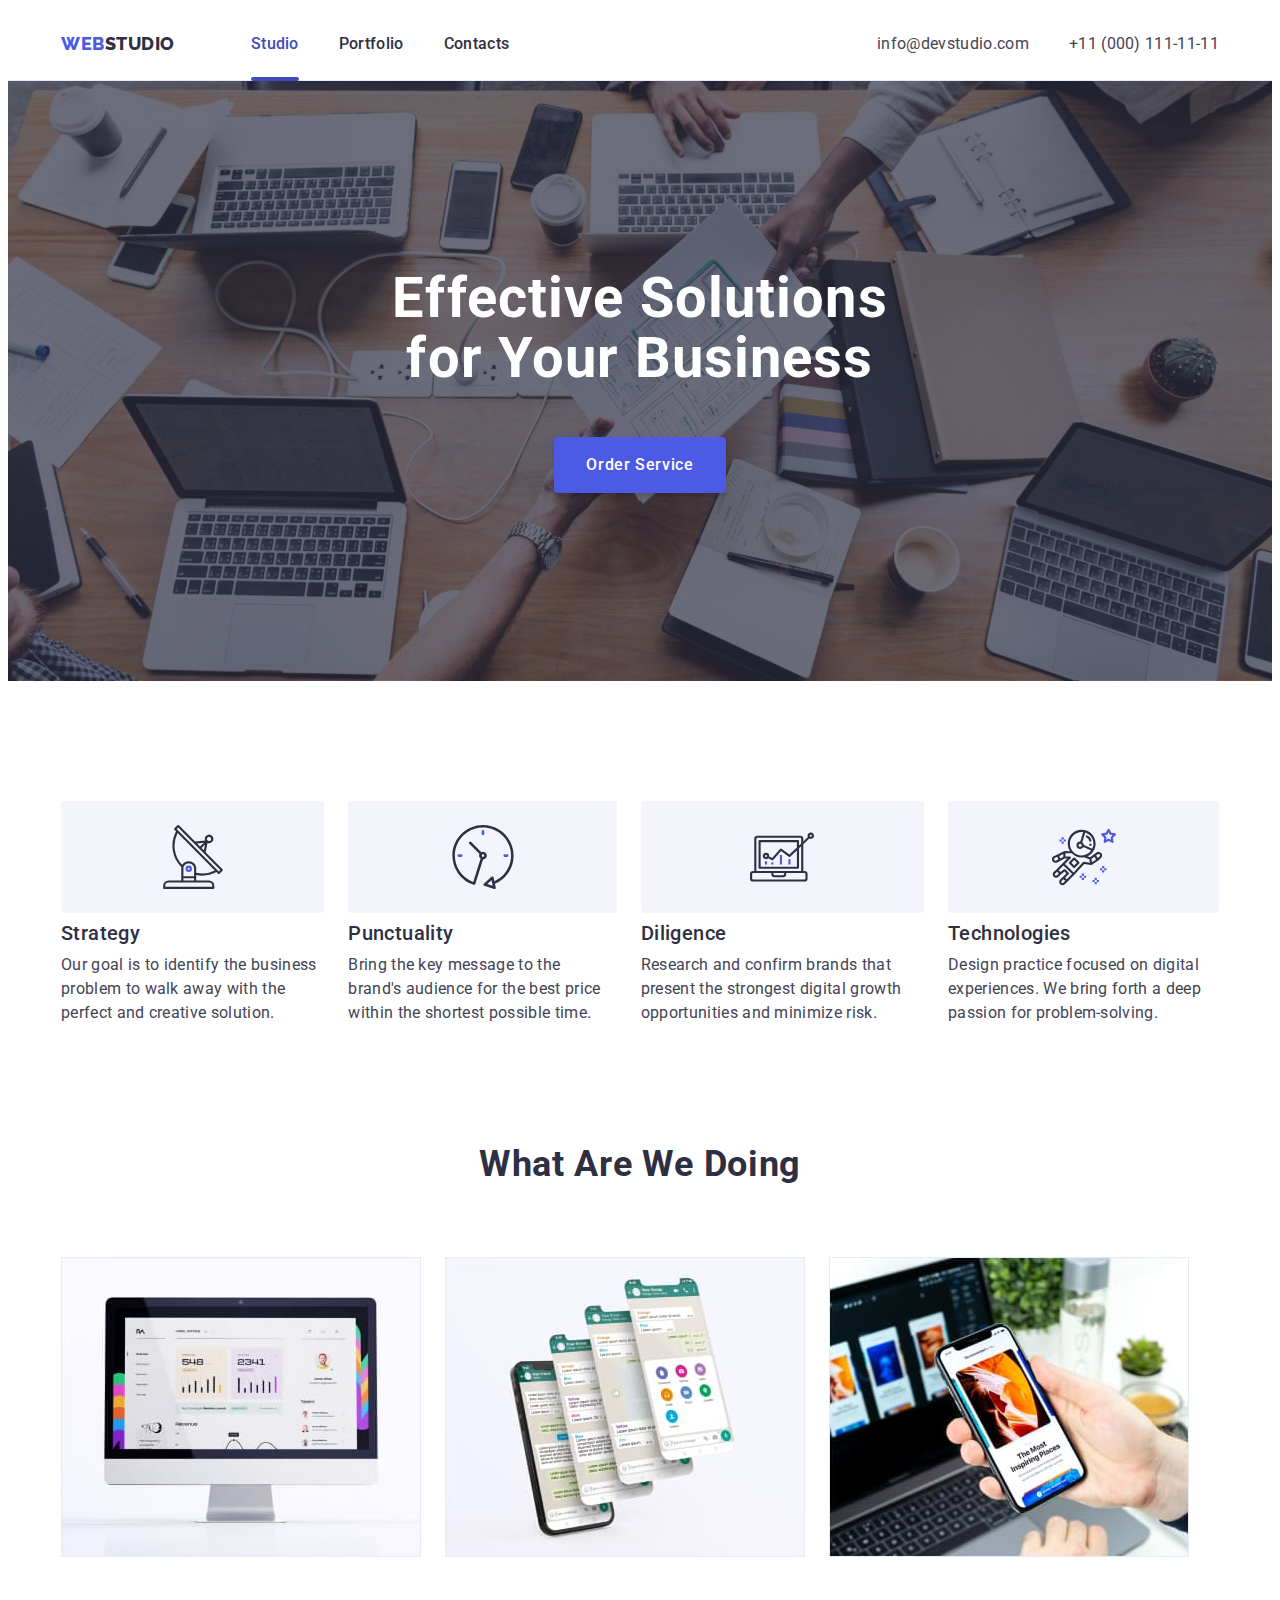
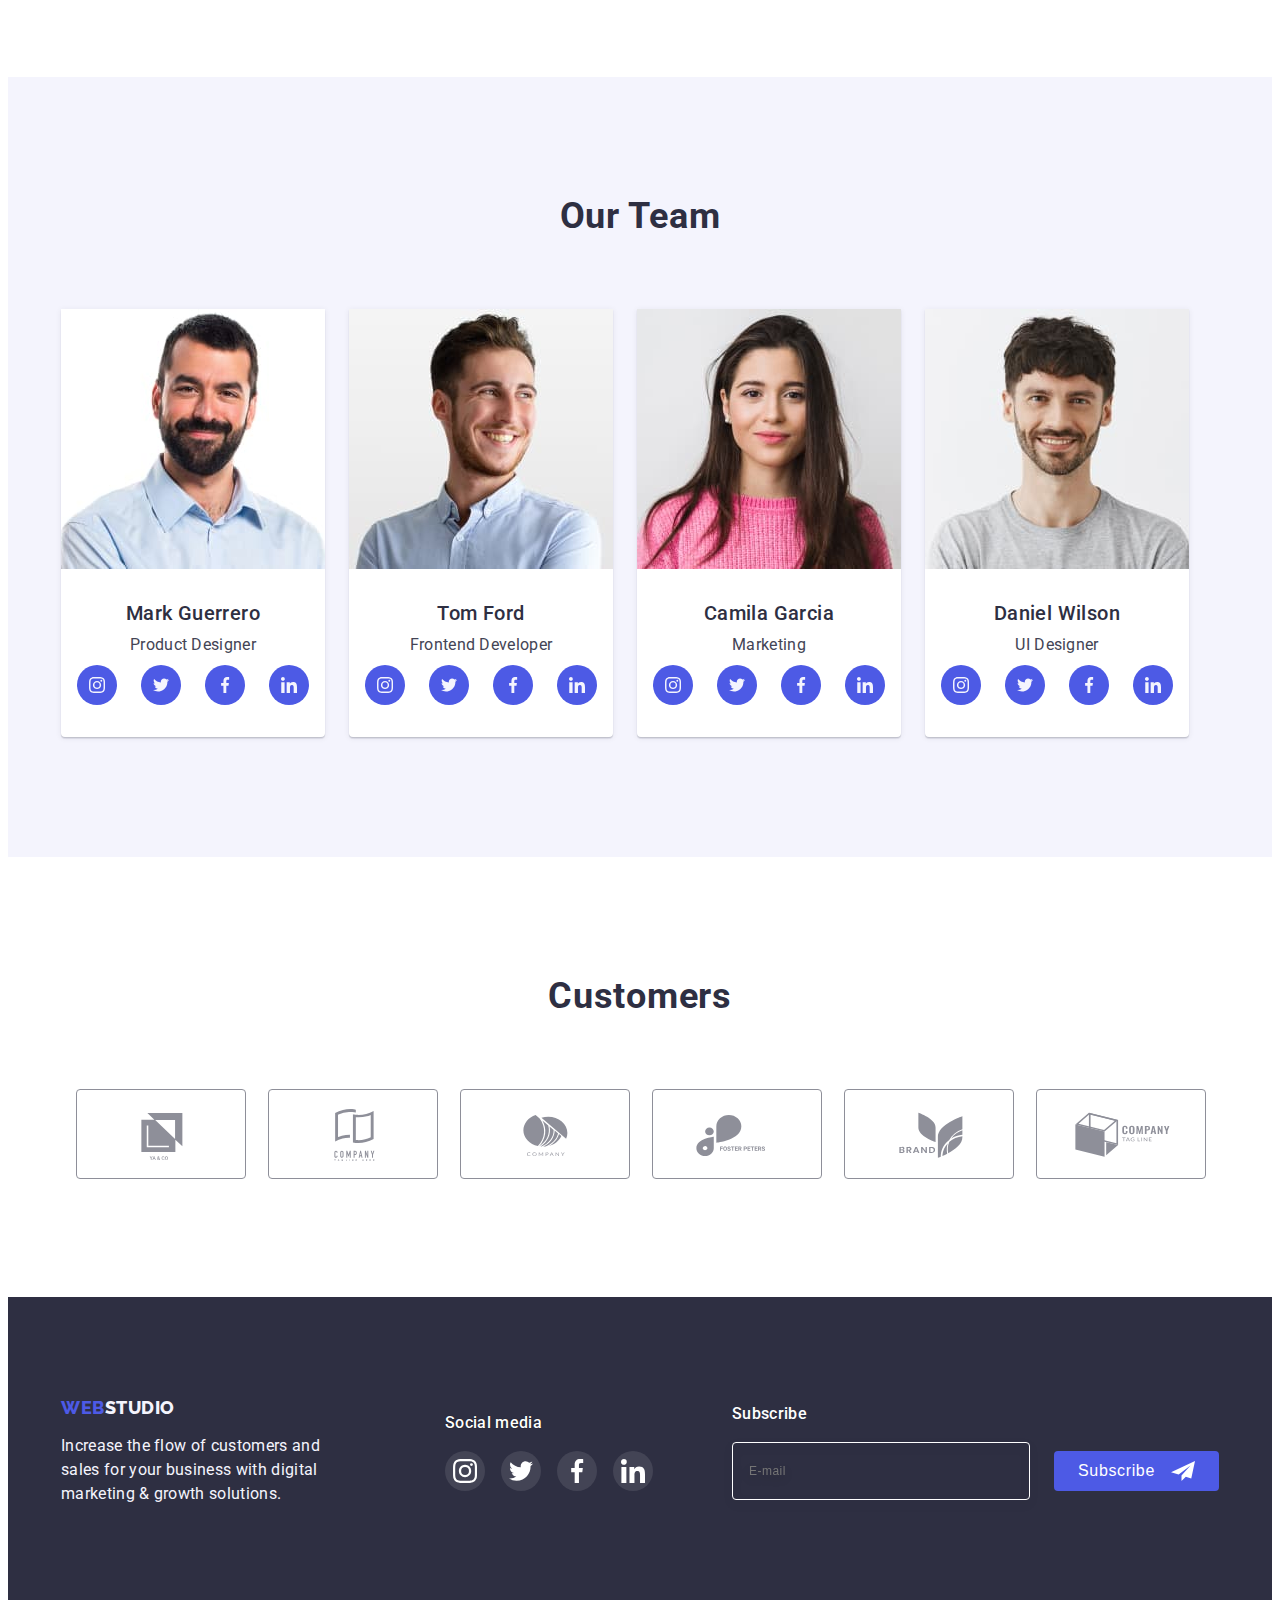
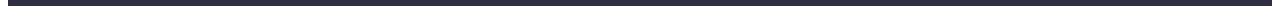
<file: index.html>
<!DOCTYPE html>
<html lang="en">
  <head>
    <meta charset="UTF-8" />
    <meta http-equiv="X-UA-Compatible" content="IE=edge" />
    <meta name="viewport" content="width=device-width, initial-scale=1.0" />
    <title>Webstudio</title>
    <link rel="preconnect" href="https://fonts.googleapis.com" />
    <link rel="preconnect" href="https://fonts.gstatic.com" crossorigin />
    <link
      rel="stylesheet"
      href="https://cdnjs.cloudflare.com/ajax/libs/modern-normalize/1.1.0/modern-normalize.min.css"
      integrity="sha512-wpPYUAdjBVSE4KJnH1VR1HeZfpl1ub8YT/NKx4PuQ5NmX2tKuGu6U/JRp5y+Y8XG2tV+wKQpNHVUX03MfMFn9Q=="
      crossorigin="anonymous"
      referrerpolicy="no-referrer"
    />

    <link
      href="https://fonts.googleapis.com/css2?family=Raleway:wght@800&family=Roboto:wght@400;500;700;900&display=swap"
      rel="stylesheet"
    />

    <link rel="stylesheet" href="./css/styles.css" />
  </head>
  <body>
    <header class="header">
      <div class="container header-container">
        <nav class="nav">
          <a href="./index.html" class="link-logo link"
            >Web<span class="logo-header">Studio</span></a
          >
          <ul class="menu-nav list">
            <li>
              <a href="./index.html" class="nav-link link active-page"
                >Studio</a
              >
            </li>
            <li>
              <a href="./portfolio.html" class="nav-link link">Portfolio</a>
            </li>
            <li><a href="" class="nav-link link">Contacts</a></li>
          </ul>
        </nav>

        <address class="address">
          <ul class="list address-container">
            <li>
              <a href="mailto:info@devstudio.com" class="contacts link"
                >info@devstudio.com</a
              >
            </li>
            <li>
              <a href="tel:+110001111111" class="contacts link"
                >+11 (000) 111-11-11</a
              >
            </li>
          </ul>
        </address>
      </div>
    </header>

    <main>
      <section class="hero">
        <div class="container">
          <h1 class="hero-title">Effective Solutions for Your Business</h1>
          <button type="button" class="button" data-modal-open>
            Order Service
          </button>
        </div>
      </section>

      <section class="section">
        <div class="container">
          <h2 class="visually-hidden">feature</h2>
          <ul class="list feature-container">
            <li class="feature-list">
              <div class="feature-icon-container">
                <svg class="feature-icon" width="64px" height="64px">
                  <use href="./images/icons.svg#icon-antenna"></use>
                </svg>
              </div>
              <h3 class="feature-title">Strategy</h3>
              <p class="feature-text">
                Our goal is to identify the business problem to walk away with
                the perfect and creative solution.
              </p>
            </li>
            <li class="feature-list">
              <div class="feature-icon-container">
                <svg class="feature-icon" width="64px" height="64px">
                  <use href="./images/icons.svg#icon-clock"></use>
                </svg>
              </div>
              <h3 class="feature-title">Punctuality</h3>
              <p class="feature-text">
                Bring the key message to the brand's audience for the best price
                within the shortest possible time.
              </p>
            </li>
            <li class="feature-list">
              <div class="feature-icon-container">
                <svg class="feature-icon" width="64px" height="64px">
                  <use href="./images/icons.svg#icon-diagram"></use>
                </svg>
              </div>
              <h3 class="feature-title">Diligence</h3>
              <p class="feature-text">
                Research and confirm brands that present the strongest digital
                growth opportunities and minimize risk.
              </p>
            </li>
            <li class="feature-list">
              <div class="feature-icon-container">
                <svg class="feature-icon" width="64px" height="64px">
                  <use href="./images/icons.svg#icon-astronaut"></use>
                </svg>
              </div>
              <h3 class="feature-title">Technologies</h3>
              <p class="feature-text">
                Design practice focused on digital experiences. We bring forth a
                deep passion for problem-solving.
              </p>
            </li>
          </ul>
        </div>
      </section>

      <section class="section section-work">
        <div class="container">
          <h2 class="work-title">What are we doing</h2>

          <ul class="list work-container">
            <li>
              <img
                src="./images/doing1.jpg"
                alt="Our projects"
                width="360"
                height="300"
              />
            </li>
            <li>
              <img
                src="./images/doing2.jpg"
                alt="Our projects"
                width="360"
                height="300"
              />
            </li>
            <li>
              <img
                src="./images/doing3.jpg"
                alt="Our projects"
                width="360"
                height="300"
              />
            </li>
          </ul>
        </div>
      </section>

      <section class="team section">
        <div class="container">
          <h2 class="team-title">Our Team</h2>

          <ul class="list card-container">
            <li class="card">
              <img
                src="./images/mark.jpg"
                alt="Mark Guerrero"
                width="264"
                height="260"
              />
              <div class="card-content">
                <h3 class="team-names">Mark Guerrero</h3>
                <p class="team-position">Product Designer</p>
                <ul class="team-cos-list list">
                  <li class="team-soc-item">
                    <a href="" class="team-soc-link link">
                      <svg class="team-soc-icon" width="16px" height="16px">
                        <use href="./images/icons.svg#icon-instagram"></use>
                      </svg>
                    </a>
                  </li>
                  <li class="team-soc-item">
                    <a href="" class="team-soc-link link">
                      <svg class="team-soc-icon" width="16px" height="16px">
                        <use href="./images/icons.svg#icon-twitter"></use>
                      </svg>
                    </a>
                  </li>
                  <li class="team-soc-item">
                    <a href="" class="team-soc-link link">
                      <svg class="team-soc-icon" width="16px" height="16px">
                        <use href="./images/icons.svg#icon-facebook"></use>
                      </svg>
                    </a>
                  </li>
                  <li class="team-soc-item">
                    <a href="" class="team-soc-link link">
                      <svg class="team-soc-icon" width="16px" height="16px">
                        <use href="./images/icons.svg#icon-linkedin"></use>
                      </svg>
                    </a>
                  </li>
                </ul>
              </div>
            </li>
            <li class="card">
              <img
                src="./images/tom.jpg"
                alt="Tom Ford"
                width="264"
                height="260"
              />
              <div class="card-content">
                <h3 class="team-names">Tom Ford</h3>
                <p class="team-position">Frontend Developer</p>
                <ul class="team-cos-list list">
                  <li class="team-soc-item">
                    <a href="" class="team-soc-link link">
                      <svg class="team-soc-icon" width="16px" height="16px">
                        <use href="./images/icons.svg#icon-instagram"></use>
                      </svg>
                    </a>
                  </li>
                  <li class="team-soc-item">
                    <a href="" class="team-soc-link link">
                      <svg class="team-soc-icon" width="16px" height="16px">
                        <use href="./images/icons.svg#icon-twitter"></use>
                      </svg>
                    </a>
                  </li>
                  <li class="team-soc-item">
                    <a href="" class="team-soc-link link">
                      <svg class="team-soc-icon" width="16px" height="16px">
                        <use href="./images/icons.svg#icon-facebook"></use>
                      </svg>
                    </a>
                  </li>
                  <li class="team-soc-item">
                    <a href="" class="team-soc-link link">
                      <svg class="team-soc-icon" width="16px" height="16px">
                        <use href="./images/icons.svg#icon-linkedin"></use>
                      </svg>
                    </a>
                  </li>
                </ul>
              </div>
            </li>
            <li class="card">
              <img
                src="./images/camila.jpg"
                alt="Camila Garcia"
                width="264"
                height="260"
              />
              <div class="card-content">
                <h3 class="team-names">Camila Garcia</h3>
                <p class="team-position">Marketing</p>
                <ul class="team-cos-list list">
                  <li class="team-soc-item">
                    <a href="" class="team-soc-link link">
                      <svg class="team-soc-icon" width="16px" height="16px">
                        <use href="./images/icons.svg#icon-instagram"></use>
                      </svg>
                    </a>
                  </li>
                  <li class="team-soc-item">
                    <a href="" class="team-soc-link link">
                      <svg class="team-soc-icon" width="16px" height="16px">
                        <use href="./images/icons.svg#icon-twitter"></use>
                      </svg>
                    </a>
                  </li>
                  <li class="team-soc-item">
                    <a href="" class="team-soc-link link">
                      <svg class="team-soc-icon" width="16px" height="16px">
                        <use href="./images/icons.svg#icon-facebook"></use>
                      </svg>
                    </a>
                  </li>
                  <li class="team-soc-item">
                    <a href="" class="team-soc-link link">
                      <svg class="team-soc-icon" width="16px" height="16px">
                        <use href="./images/icons.svg#icon-linkedin"></use>
                      </svg>
                    </a>
                  </li>
                </ul>
              </div>
            </li>
            <li class="card">
              <img
                src="./images/daniel.jpg"
                alt="Daniel Wilson"
                width="264"
                height="260"
              />
              <div class="card-content">
                <h3 class="team-names">Daniel Wilson</h3>
                <p class="team-position">UI Designer</p>
                <ul class="team-cos-list list">
                  <li class="team-soc-item">
                    <a href="" class="team-soc-link link">
                      <svg class="team-soc-icon" width="16px" height="16px">
                        <use href="./images/icons.svg#icon-instagram"></use>
                      </svg>
                    </a>
                  </li>
                  <li class="team-soc-item">
                    <a href="" class="team-soc-link link">
                      <svg class="team-soc-icon" width="16px" height="16px">
                        <use href="./images/icons.svg#icon-twitter"></use>
                      </svg>
                    </a>
                  </li>
                  <li class="team-soc-item">
                    <a href="" class="team-soc-link link">
                      <svg class="team-soc-icon" width="16px" height="16px">
                        <use href="./images/icons.svg#icon-facebook"></use>
                      </svg>
                    </a>
                  </li>
                  <li class="team-soc-item">
                    <a href="" class="team-soc-link link">
                      <svg class="team-soc-icon" width="16px" height="16px">
                        <use href="./images/icons.svg#icon-linkedin"></use>
                      </svg>
                    </a>
                  </li>
                </ul>
              </div>
            </li>
          </ul>
        </div>
      </section>

      <section class="section">
        <div class="container">
          <h2 class="customers-title">Customers</h2>
          <ul class="customers-list list">
            <li class="customers-item">
              <a href="" class="customers-link link">
                <svg class="customers-icon" width="104px" height="56px">
                  <use href="./images/icons.svg#icon-logo-first"></use>
                </svg>
              </a>
            </li>
            <li class="customers-item">
              <a href="" class="customers-link link">
                <svg class="customers-icon" width="104px" height="56px">
                  <use href="./images/icons.svg#icon-logo-second"></use>
                </svg>
              </a>
            </li>
            <li class="customers-item">
              <a href="" class="customers-link link">
                <svg class="customers-icon" width="104px" height="56px">
                  <use href="./images/icons.svg#icon-logo-third"></use>
                </svg>
              </a>
            </li>
            <li class="customers-item">
              <a href="" class="customers-link link">
                <svg class="customers-icon" width="104px" height="56px">
                  <use href="./images/icons.svg#icon-Logo-four"></use>
                </svg>
              </a>
            </li>
            <li class="customers-item">
              <a href="" class="customers-link link">
                <svg class="customers-icon" width="104px" height="56px">
                  <use href="./images/icons.svg#icon-Logo-five"></use>
                </svg>
              </a>
            </li>
            <li class="customers-item">
              <a href="" class="customers-link link">
                <svg class="customers-icon" width="104px" height="56px">
                  <use href="./images/icons.svg#icon-Logo-six"></use>
                </svg>
              </a>
            </li>
          </ul>
        </div>
      </section>
    </main>

    <footer class="footer">
      <div class="container footer-flex">
        <div class="footer-info">
          <a href="./index.html" class="link-logo link"
            >Web<span class="footer-logo">Studio</span></a
          >
          <p class="footer-text">
            Increase the flow of customers and sales for your business with
            digital marketing & growth solutions.
          </p>
        </div>

        <div class="footer-soc">
          <h3 class="footer-soc-text">Social media</h3>
          <ul class="footer-soc-list list">
            <li class="footer-soc-item">
              <a href="" class="footer-soc-link link">
                <svg class="footer-soc-icon" width="24px" height="24px">
                  <use href="./images/icons.svg#icon-instagram"></use>
                </svg>
              </a>
            </li>
            <li class="footer-soc-item">
              <a href="" class="footer-soc-link link">
                <svg class="footer-soc-icon" width="24px" height="24px">
                  <use href="./images/icons.svg#icon-twitter"></use>
                </svg>
              </a>
            </li>
            <li class="footer-soc-item">
              <a href="" class="footer-soc-link link">
                <svg class="footer-soc-icon" width="24px" height="24px">
                  <use href="./images/icons.svg#icon-facebook"></use>
                </svg>
              </a>
            </li>
            <li class="footer-soc-item">
              <a href="" class="footer-soc-link link">
                <svg class="footer-soc-icon" width="24px" height="24px">
                  <use href="./images/icons.svg#icon-linkedin"></use>
                </svg>
              </a>
            </li>
          </ul>
        </div>

        <div class="footer-subscribe">
          <h3 class="footer-subscribe-title">Subscribe</h3>
          <form class="form-subscribe">
          <input
            type="text"
            name="user-subscribe"
            aria-lable="subscribe"
            class="input-subscribe"
            placeholder="E-mail"
          />
          <button type="submit" class="subscribe-btn">Subscribe
              <svg width="24px" height="24px" class="subscribe-icon">
                <use href="./images/icons.svg#icon-telegram"></use>
              </svg>
          </button>
          </form>
        </div>
      </div>
    </footer>

    <div class="backdrop is-hidden" data-modal>
      <div class="modal">
        <button type="button" class="close-modal-btn" data-modal-close>
          <svg class="close-modal-icon" width="8px" height="8px">
            <use href="./images/icons.svg#icon-close-back"></use>
          </svg>
        </button>

        <p class="modal-title">Leave your contacts and we will call you back</p>

        <form>
          <div>
            <lable for="user-name" class="input-text">Name</lable>
            <div class="input-wrap">
              <input
                type="text"
                name="user-name"
                id="user-name"
                class="modal-input"
              />
              <svg width="18px" height="18px" class="input-icon">
                <use
                  href="./images/icons.svg#icon-name"
                  class="icon-modal"
                ></use>
              </svg>
            </div>
          </div>
          <div>
            <lable for="user-tel" class="input-text">Phone</lable>
            <div class="input-wrap">
              <input
                type="tel"
                name="user-tel"
                id="user-tel"
                class="modal-input"
              />
              <svg width="18px" height="24px" class="input-icon">
                <use
                  href="./images/icons.svg#icon-phone"
                  class="icon-modal"
                ></use>
              </svg>
            </div>
          </div>
          <div>
            <lable for="user-email" class="input-text">Email</lable>
            <div class="input-wrap">
              <input
                type="email"
                name="user-email"
                id="user-email"
                class="modal-input"
              />
              <svg width="18px" height="24px" class="input-icon">
                <use
                  href="./images/icons.svg#icon-email"
                  class="icon-modal"
                ></use>
              </svg>
            </div>
          </div>

          <div>
            <lable for="user-text" class="input-text">Comment</lable>
            <textarea
              name="user-text"
              id="user-text"
              class="modal-textarea"
              placeholder="Text input"
            ></textarea>
          </div>

          <div class="policy-wrap">
            <input
              type="checkbox"
              id="modal-policy"
              class="input-check visually-hidden"
            />
            <label for="modal-policy" class="policy-text">
              <span class="checkbox-icon">
                <svg width="10px" height="8px">
                  <use href="./images/icons.svg#icon-click"></use>
                </svg>
              </span>
              I accept the terms and conditions of the
              <a href=""> Privacy Policy </a>
            </label>
          </div>

          <button type="submit" class="modal-btn">Send</button>
        </form>
      </div>
    </div>

    <script src="./js/modal.js"></script>
  </body>
</html>
</file>
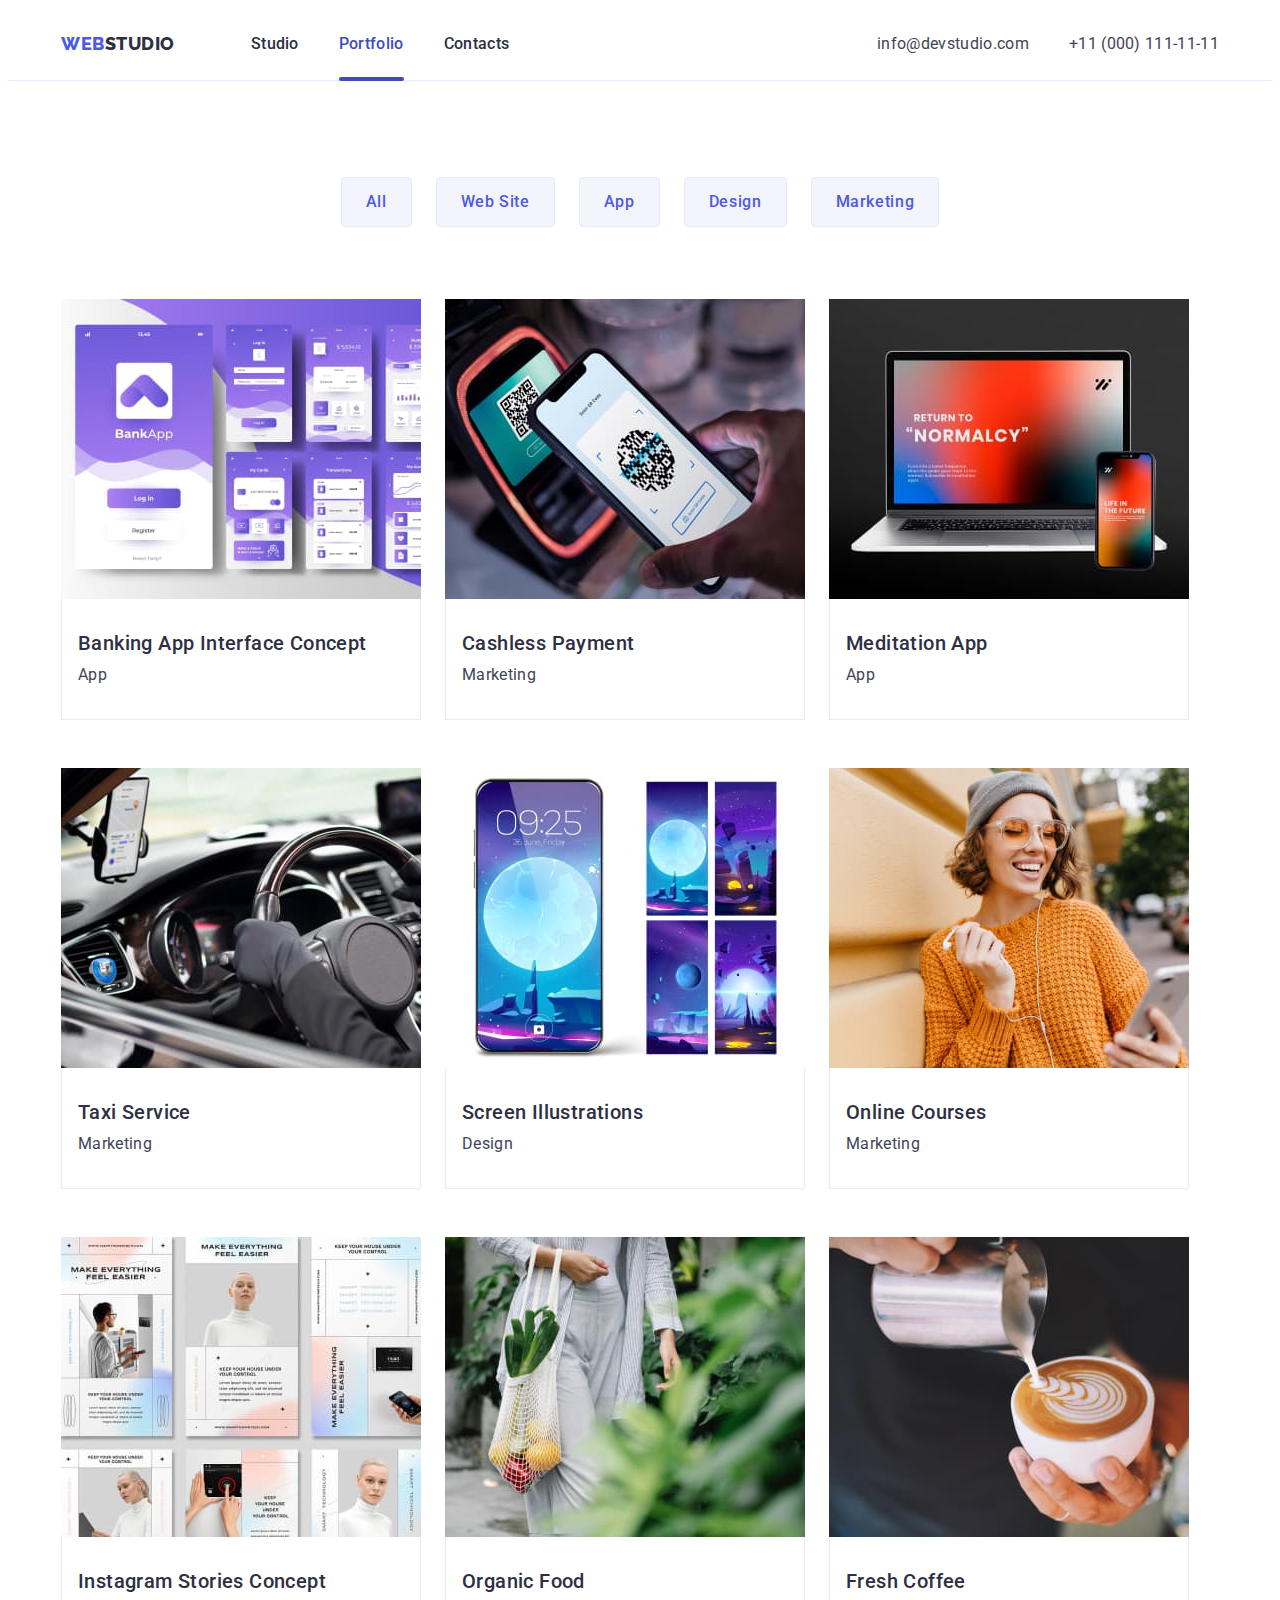
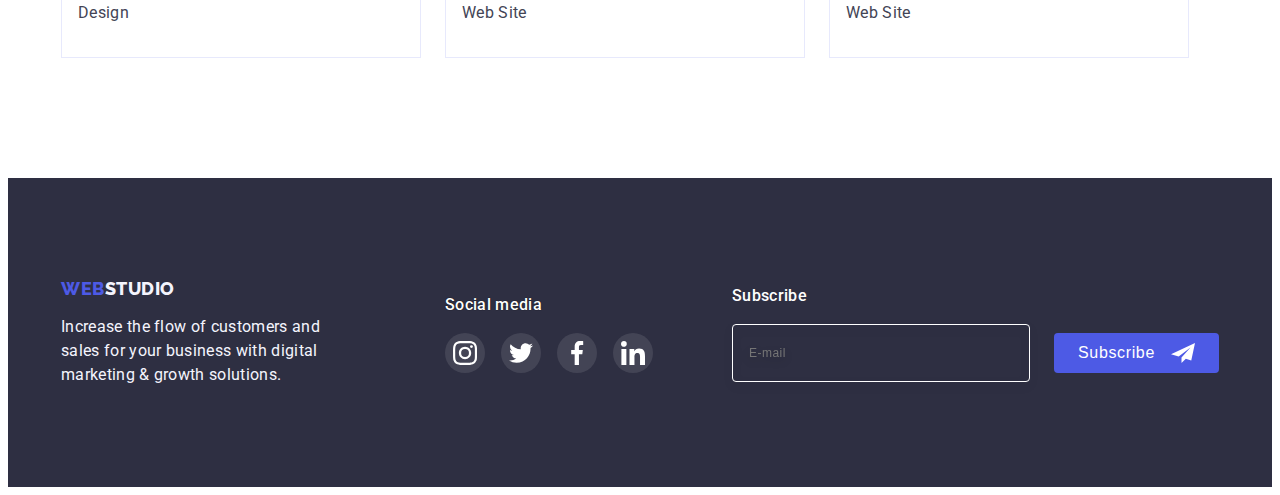
<file: portfolio.html>
<!DOCTYPE html>
<html lang="en">
  <head>
    <meta charset="UTF-8" />
    <meta http-equiv="X-UA-Compatible" content="IE=edge" />
    <meta name="viewport" content="width=device-width, initial-scale=1.0" />
    <title>Webstudio</title>
    <link rel="preconnect" href="https://fonts.googleapis.com" />
    <link rel="preconnect" href="https://fonts.gstatic.com" crossorigin />
    <link
      href="https://fonts.googleapis.com/css2?family=Raleway:wght@800&family=Roboto:wght@400;500;700;900&display=swap"
      rel="stylesheet"
    />
    <link
      rel="stylesheet"
      href="https://cdnjs.cloudflare.com/ajax/libs/modern-normalize/1.1.0/modern-normalize.min.css"
      integrity="sha512-wpPYUAdjBVSE4KJnH1VR1HeZfpl1ub8YT/NKx4PuQ5NmX2tKuGu6U/JRp5y+Y8XG2tV+wKQpNHVUX03MfMFn9Q=="
      crossorigin="anonymous"
      referrerpolicy="no-referrer"
    />

    <link rel="stylesheet" href="./css/styles.css" />
  </head>
  <body>
    <header class="header">
      <div class="container header-container">
        <nav class="nav">
          <a href="./index.html" class="link-logo link"
            >Web<span class="logo-header">Studio</span></a
          >
          <ul class="menu-nav list">
            <li><a href="./index.html" class="nav-link link">Studio</a></li>
            <li>
              <a href="./portfolio.html" class="nav-link link active-page"
                >Portfolio</a
              >
            </li>
            <li><a href="" class="nav-link link">Contacts</a></li>
          </ul>
        </nav>

        <address class="address">
          <ul class="list address-container">
            <li>
              <a href="mailto:info@devstudio.com" class="contacts link"
                >info@devstudio.com</a
              >
            </li>
            <li>
              <a href="tel:+110001111111" class="contacts link"
                >+11 (000) 111-11-11</a
              >
            </li>
          </ul>
        </address>
      </div>
    </header>

    <main>
      <section class="section section-filters">
        <div class="container">
          <h1 class="visually-hidden">Cards</h1>
          <ul class="list button-container">
            <li><button type="button" class="filters-button">All</button></li>
            <li>
              <button type="button" class="filters-button">Web Site</button>
            </li>
            <li><button type="button" class="filters-button">App</button></li>
            <li>
              <button type="button" class="filters-button">Design</button>
            </li>
            <li>
              <button type="button" class="filters-button">Marketing</button>
            </li>
          </ul>

          <ul class="list our-work-list">
            <li class="our-work-item">
              <a href="" class="our-work-link link">
                <div class="overlay">
                <img
                  src="./images/banking.jpg"
                  alt="banking"
                  width="360"
                  height="300"
                />
                <p class="overlay-text">
                  14 Stylish and User-Friendly App Design Concepts · Task
                  Manager App · Calorie Tracker App · Exotic Fruit Ecommerce App
                  · Cloud Storage App
                </p>
                </div>

                <div class="our-work-content">
                  <h2 class="cards-title">Banking App Interface Concept</h2>
                  <p class="cards-filter">App</p>
                </div>
              </a>
            </li>
            <li class="our-work-item">
              <a href="" class="our-work-link link">
                <div class="overlay">
                <img
                  src="./images/cashless.jpg"
                  alt="cashless"
                  width="360"
                  height="300"
                />
                <p class="overlay-text">
                  14 Stylish and User-Friendly App Design Concepts · Task
                  Manager App · Calorie Tracker App · Exotic Fruit Ecommerce App
                  · Cloud Storage App
                </p>
                </div>

                <div class="our-work-content">
                  <h2 class="cards-title">Cashless Payment</h2>
                  <p class="cards-filter">Marketing</p>
                </div>
              </a>
            </li>
            <li class="our-work-item">
              <a href="" class="our-work-link link">
                <div class="overlay">
                <img
                  src="./images/meditation.jpg"
                  alt="meditation"
                  width="360"
                  height="300"
                />
                <p class="overlay-text">
                  14 Stylish and User-Friendly App Design Concepts · Task
                  Manager App · Calorie Tracker App · Exotic Fruit Ecommerce App
                  · Cloud Storage App
                </p>
                </div>

                <div class="our-work-content">
                  <h2 class="cards-title">Meditation App</h2>
                  <p class="cards-filter">App</p>
                </div>
              </a>
            </li>
            <li class="our-work-item">
              <a href="" class="our-work-link link">
                <div class="overlay">
                <img
                  src="./images/taxi.jpg"
                  alt="taxi"
                  width="360"
                  height="300"
                />
                <p class="overlay-text">
                  14 Stylish and User-Friendly App Design Concepts · Task
                  Manager App · Calorie Tracker App · Exotic Fruit Ecommerce App
                  · Cloud Storage App
                </p>
                </div>

                <div class="our-work-content">
                  <h2 class="cards-title">Taxi Service</h2>
                  <p class="cards-filter">Marketing</p>
                </div>
              </a>
            </li>
            <li class="our-work-item">
              <a href="" class="our-work-link link">
                <div class="overlay">
                <img
                  src="./images/screen.jpg"
                  alt="screen"
                  width="360"
                  height="300"
                />
                <p class="overlay-text">
                  14 Stylish and User-Friendly App Design Concepts · Task
                  Manager App · Calorie Tracker App · Exotic Fruit Ecommerce App
                  · Cloud Storage App
                </p>
                </div>

                <div class="our-work-content">
                  <h2 class="cards-title">Screen Illustrations</h2>
                  <p class="cards-filter">Design</p>
                </div>
              </a>
            </li>
            <li class="our-work-item">
              <a href="" class="our-work-link link">
                <div class="overlay">
                <img
                  src="./images/courses.jpg"
                  alt="courses"
                  width="360"
                  height="300"
                />
                <p class="overlay-text">
                  14 Stylish and User-Friendly App Design Concepts · Task
                  Manager App · Calorie Tracker App · Exotic Fruit Ecommerce App
                  · Cloud Storage App
                </p>
                </div>

                <div class="our-work-content">
                  <h2 class="cards-title">Online Courses</h2>
                  <p class="cards-filter">Marketing</p>
                </div>
              </a>
            </li>
            <li class="our-work-item">
              <a href="" class="our-work-link link">
                <div class="overlay">
                <img
                  src="./images/instagram.jpg"
                  alt="instagram"
                  width="360"
                  height="300"
                />
                <p class="overlay-text">
                  14 Stylish and User-Friendly App Design Concepts · Task
                  Manager App · Calorie Tracker App · Exotic Fruit Ecommerce App
                  · Cloud Storage App
                </p>
                </div>

                <div class="our-work-content">
                  <h2 class="cards-title">Instagram Stories Concept</h2>
                  <p class="cards-filter">Design</p>
                </div>
              </a>
            </li>
            <li class="our-work-item">
              <a href="" class="our-work-link link">
                <div class="overlay">
                <img
                  src="./images/food.jpg"
                  alt="food"
                  width="360"
                  height="300"
                />
                <p class="overlay-text">
                  14 Stylish and User-Friendly App Design Concepts · Task
                  Manager App · Calorie Tracker App · Exotic Fruit Ecommerce App
                  · Cloud Storage App
                </p>
                </div>

                <div class="our-work-content">
                  <h2 class="cards-title">Organic Food</h2>
                  <p class="cards-filter">Web Site</p>
                </div>
              </a>
            </li>
            <li class="our-work-item">
              <a href="" class="our-work-link link">
                <div class="overlay">
                <img
                  src="./images/coffee.jpg"
                  alt="coffee"
                  width="360"
                  height="300"
                />
                <p class="overlay-text">
                  14 Stylish and User-Friendly App Design Concepts · Task
                  Manager App · Calorie Tracker App · Exotic Fruit Ecommerce App
                  · Cloud Storage App
                </p>
                </div>

                <div class="our-work-content">
                  <h2 class="cards-title">Fresh Coffee</h2>
                  <p class="cards-filter">Web Site</p>
                </div>
              </a>
            </li>
          </ul>
        </div>
      </section>
    </main>

    <footer class="footer">
      <div class="container footer-flex">
        <div class="footer-info">
          <a href="./index.html" class="link-logo link"
            >Web<span class="footer-logo">Studio</span></a
          >
          <p class="footer-text">
            Increase the flow of customers and sales for your business with
            digital marketing & growth solutions.
          </p>
        </div>

        <div class="footer-soc">
          <h3 class="footer-soc-text">Social media</h3>
          <ul class="footer-soc-list list">
            <li class="footer-soc-item">
              <a href="" class="footer-soc-link link">
                <svg class="footer-soc-icon" width="24px" height="24px">
                  <use href="./images/icons.svg#icon-instagram"></use>
                </svg>
              </a>
            </li>
            <li class="footer-soc-item">
              <a href="" class="footer-soc-link link">
                <svg class="footer-soc-icon" width="24px" height="24px">
                  <use href="./images/icons.svg#icon-twitter"></use>
                </svg>
              </a>
            </li>
            <li class="footer-soc-item">
              <a href="" class="footer-soc-link link">
                <svg class="footer-soc-icon" width="24px" height="24px">
                  <use href="./images/icons.svg#icon-facebook"></use>
                </svg>
              </a>
            </li>
            <li class="footer-soc-item">
              <a href="" class="footer-soc-link link">
                <svg class="footer-soc-icon" width="24px" height="24px">
                  <use href="./images/icons.svg#icon-linkedin"></use>
                </svg>
              </a>
            </li>
          </ul>
        </div>

        <div class="footer-subscribe">
          <h3 class="footer-subscribe-title">Subscribe</h3>
          <form class="form-subscribe">
          <input
            type="text"
            name="user-subscribe"
            aria-lable="subscribe"
            class="input-subscribe"
            placeholder="E-mail"
          />
          <button type="submit" class="subscribe-btn">Subscribe
              <svg width="24px" height="24px" class="subscribe-icon">
                <use href="./images/icons.svg#icon-telegram"></use>
              </svg>
          </button>
          </form>
        </div>
      </div>
    </footer>
  </body>
</html>
</file>
<file: css/styles.css>
:root {
  --background-color: var(#ffffff);
  --logo-color: var(#4d5ae5);
  --title-nav-color: var(#2e2f42);
  --text-body: var(#434455);
}

.list {
  list-style: none;
}

.link {
  text-decoration: none;
}

p,
h1,
h2,
h3,
h4,
h5,
h6 {
  margin: 0;
}

ul {
  margin: 0;
  padding-left: 0;
}

img {
  display: block;
  max-width: 100%;
  height: auto;
}

.visually-hidden {
  position: absolute;
  width: 1px;
  height: 1px;
  margin: -1px;
  border: 0;
  padding: 0;
  white-space: nowrap;
  clip-path: inset(100%);
  clip: rect(0 0 0 0);
  overflow: hidden;
}

.container {
  width: 1158px;
  padding-right: 15px;
  padding-left: 15px;
  margin: 0 auto;
}

/*----------------------------------Studio-------------------------------------------*/

body {
  font-family: "Roboto", sans-serif;
  background-color: #ffffff;
  color: #434455;
}

.section {
  padding-top: 120px;
  padding-bottom: 120px;
}

/*Header*/

.header {
  border-bottom: 1px solid #e7e9fc;
}

.header-container {
  display: flex;
  align-items: center;
}

.nav {
  display: flex;
}

.link-logo {
  font-family: "Raleway", sans-serif;
  font-weight: 800;
  font-size: 18px;
  line-height: 1.17;
  display: flex;
  align-items: center;
  letter-spacing: 0.03em;
  text-transform: uppercase;
  color: #4d5ae5;
}

.logo-header {
  color: #2e2f42;
}

.menu-nav {
  display: flex;
  gap: 40px;
  margin-left: 76px;
}

.nav-link {
  display: block;
  padding-top: 24px;
  padding-bottom: 24px;

  position: relative;

  transition-property: color, background-color;
  transition-duration: 250ms;
  transition-timing-function: cubic-bezier(0.4, 0, 0.2, 1);

  font-weight: 500;
  font-size: 16px;
  line-height: 1.5;
  letter-spacing: 0.02em;
  color: #2e2f42;
}

.nav-link::after {
  content: "";
  display: block;

  transition-property: background-color;
  transition-duration: 250ms;
  transition-timing-function: cubic-bezier(0.4, 0, 0.2, 1);

  position: absolute;

  width: 100%;
  height: 4px;
  border-radius: 2px;
  bottom: -1px;
  background-color: transparent;
}

.nav-link:hover::after,
.nav-link:focus::after {
  background-color: #404bbf;
}

.nav-link:hover,
.nav-link:focus {
  color: #404bbf;
}

.active-page {
  color: #404bbf;
}

.active-page::after {
  content: "";
  display: block;

  position: absolute;

  width: 100%;
  height: 4px;
  border-radius: 2px;
  bottom: -1px;
  background-color: #404bbf;
}

.contacts {
  padding-top: 24px;
  padding-bottom: 24px;

  transition-property: color;
  transition-duration: 250ms;
  transition-timing-function: cubic-bezier(0.4, 0, 0.2, 1);

  font-size: 16px;
  line-height: 1.5;
  letter-spacing: 0.02em;
  color: #434455;
}

.contacts:hover,
.contacts:focus {
  color: #404bbf;
}

.address {
  font-style: normal;
  margin-left: auto;
}

.address-container {
  display: flex;
  gap: 40px;
}

/*Main content*/
/*Section 1*/
.hero {
  padding-top: 188px;
  padding-bottom: 188px;
  text-align: center;
  margin-left: auto;
  margin-right: auto;
  background-color: #2e2f42;
  background-image: linear-gradient(
      rgba(46, 47, 66, 0.7),
      rgba(46, 47, 66, 0.7)
    ),
    url(../images/people-office.jpg);
  max-width: 1440px;
  background-repeat: no-repeat;
  background-size: cover;
  background-position: center;
}

.hero-title {
  margin-right: auto;
  margin-left: auto;
  margin-bottom: 48px;
  width: 496px;
  font-size: 56px;
  line-height: 1.07;
  text-align: center;
  letter-spacing: 0.02em;
  color: #ffffff;
}

.button {
  display: inline-block;
  padding: 16px 32px;

  transition-property: background-color;
  transition-duration: 250ms;
  transition-timing-function: cubic-bezier(0.4, 0, 0.2, 1);

  font-family: "Roboto", sans-serif;
  font-weight: 500;
  font-size: 16px;
  line-height: 1.5;
  letter-spacing: 0.04em;
  color: #ffffff;
  background-color: #4d5ae5;
  cursor: pointer;
  box-shadow: 0px 4px 4px rgba(0, 0, 0, 0.15);
  border-radius: 4px;
  border: transparent;
}

.button:hover,
.button:focus {
  background-color: #404bbf;
}

/*Section 2*/

.feature-container {
  display: flex;
  gap: 24px;
}

.feature-list {
  flex-basis: calc((100%-24 * 3) / 4);
}

.feature-icon-container {
  display: flex;
  align-items: center;
  justify-content: center;
  background: #f4f4fd;
  border-radius: 4px;
  width: 100%;
  height: 112px;
  margin-bottom: 8px;
}

.feature-icon {
}

.feature-title {
  margin-bottom: 8px;
  font-weight: 500;
  font-size: 20px;
  line-height: 1.2;
  letter-spacing: 0.02em;
  color: #2e2f42;
}

.feature-text {
  font-size: 16px;
  line-height: 1.5;
  letter-spacing: 0.02em;
}

/*Section 3*/

.section-work {
  padding-top: 0;
}

.work-title {
  margin-bottom: 72px;
  font-size: 36px;
  line-height: 1.11;
  text-align: center;
  letter-spacing: 0.02em;
  text-transform: capitalize;
  color: #2e2f42;
}

.work-container {
  display: flex;
  gap: 24px;
}

/*Section 4*/

.team {
  background-color: #f4f4fd;
}

.team-title {
  margin-bottom: 72px;
  font-size: 36px;
  line-height: 1.11;
  text-align: center;
  letter-spacing: 0.02em;
  text-transform: capitalize;
  color: #2e2f42;
}

.card-container {
  display: flex;
  gap: 24px;
}

.card {
  flex-basis: calc((100%-24 * 3) / 4);
  background-color: #ffffff;
  box-shadow: 0px 1px 6px rgba(46, 47, 66, 0.08),
    0px 1px 1px rgba(46, 47, 66, 0.16), 0px 2px 1px rgba(46, 47, 66, 0.08);
  border-radius: 0px 0px 4px 4px;
}

.card-content {
  padding: 32px 16px;
}

.team-names {
  margin-bottom: 8px;
  font-weight: 500;
  font-size: 20px;
  line-height: 1.2;
  text-align: center;
  letter-spacing: 0.02em;
  color: #2e2f42;
}

.team-position {
  font-size: 16px;
  line-height: 1.5;
  text-align: center;
  letter-spacing: 0.02em;
  margin-bottom: 8px;
}

.team-cos-list {
  display: flex;
  justify-content: center;
  gap: 24px;
}

.team-soc-item {
  width: 40px;
  height: 40px;
}

.team-soc-link {
  display: flex;
  align-items: center;
  justify-content: center;
  width: 100%;
  height: 100%;
  border-radius: 50%;

  transition-property: background-color;
  transition-duration: 250ms;
  transition-timing-function: cubic-bezier(0.4, 0, 0.2, 1);

  background-color: #4d5ae5;
}

.team-soc-link:hover,
.team-soc-link:focus {
  background-color: #404bbf;
}

.team-soc-icon {
  fill: #f4f4fd;
}

/*Section 5*/

.customers-title {
  margin-bottom: 72px;
  font-size: 36px;
  line-height: 1.11;
  text-align: center;
  letter-spacing: 0.02em;
  text-transform: capitalize;
  color: #2e2f42;
}

.customers-list {
  display: flex;
  align-items: center;
  justify-content: center;
  gap: 24px;
}

.customers-item {
  width: 168px;
  height: 88px;
}

.customers-link {
  display: flex;
  align-items: center;
  justify-content: center;
  width: 100%;
  height: 100%;

  transition-property: color, border;
  transition-duration: 250ms;
  transition-timing-function: cubic-bezier(0.4, 0, 0.2, 1);

  border: 1px solid #8e8f99;
  border-radius: 4px;
  color: #8e8f99;
}

.customers-icon {
  fill: currentColor;
}

.customers-link:hover,
.customers-link:focus {
  border: 1px solid #404bbf;
  color: #404bbf;
}

/*Footer*/

.footer {
  background-color: #2e2f42;
  padding-top: 100px;
  padding-bottom: 100px;
}

.footer-flex {
  display: flex;
  align-items: center;
}

.footer-info {
  margin-right: 120px;
}

.footer-logo {
  color: #f4f4fd;
}

.footer-text {
  width: 264px;
  margin-top: 16px;
  font-size: 16px;
  line-height: 1.5;
  letter-spacing: 0.02em;
  color: #f4f4fd;
}

.footer-soc {
}

.footer-soc-text {
  margin-bottom: 16px;
  font-style: normal;
  font-weight: 500;
  font-size: 16px;
  line-height: 1.5;
  letter-spacing: 0.02em;
  color: #ffffff;
  text-shadow: 0 0 1px #000000;
}

.footer-soc-list {
  display: flex;
  justify-content: center;
  gap: 16px;
}

.footer-soc-item {
  width: 40px;
  height: 40px;
}

.footer-soc-link {
  display: flex;
  align-items: center;
  justify-content: center;
  width: 100%;
  height: 100%;
  border-radius: 50%;
  background-color: rgba(255, 255, 255, 0.1);

  transition-property: background-color;
  transition-duration: 250ms;
  transition-timing-function: cubic-bezier(0.4, 0, 0.2, 1);
}

.footer-soc-link:hover,
.footer-soc-link:focus {
  background-color: #31d0aa;
}

.footer-soc-icon {
  fill: #ffffff;
}

.footer-subscribe {
  margin-left: auto;
}

.footer-subscribe-title {
  margin-bottom: 16px;

  font-weight: 500;
  font-size: 16px;
  line-height: 1.5;
  letter-spacing: 0.02em;
  color: #ffffff;
}

.form-subscribe{
  display: flex;
  align-items: center;
  justify-content: center;
}

.input-subscribe {
  width: 264px;
  height: 40px;
  padding: 8px 16px;
  margin-right: 24px;
  border: 1px solid #ffffff;
  filter: drop-shadow(0px 4px 4px rgba(0, 0, 0, 0.15));
  border-radius: 4px;
  background-color: transparent;

  font-size: 12px;
  line-height: 2;
  letter-spacing: 0.04em;
  color: #ffffff;
}

.input-subscribe:not(:placeholder-shown) {
  font-size: 12px;
  line-height: 2;
  letter-spacing: 0.04em;
  color: #ffffff;
}

.subscribe-btn {
  display: flex;
  align-items: center;
  justify-content: center;
  gap: 16px;

  min-width: 165px;
  height: 40px;
  padding: 8px 24px;

  background: #4d5ae5;
  border-radius: 4px;
  border: transparent;
  cursor: pointer;

  font-weight: 500;
  font-size: 16px;
  line-height: 1.5;
  text-align: center;
  letter-spacing: 0.04em;
  color: #ffffff;

  transition-property: background-color;
  transition-duration: 250ms;
  transition-timing-function: cubic-bezier(0.4, 0, 0.2, 1);
}

.subscribe-btn:hover,
.subscribe-btn:focus{
  background-color: #404bbf;
}

.subscribe-icon{
  fill: #ffffff;
}

/*Modal*/

.backdrop {
  position: fixed;
  width: 100%;
  height: 100%;
  top: 0;
  background-color: rgba(46, 47, 66, 0.4);

  transition-property: opacity, visibility;
  transition-duration: 250ms;
  transition-timing-function: cubic-bezier(0.4, 0, 0.2, 1);
}

.modal {
  position: absolute;
  top: 50%;
  left: 50%;
  transform: translate(-50%, -50%);

  padding: 24px;

  width: 408px;
  min-height: 584px;
  background-color: #fcfcfc;
  box-shadow: 0px 1px 1px rgba(0, 0, 0, 0.14), 0px 1px 3px rgba(0, 0, 0, 0.12),
    0px 2px 1px rgba(0, 0, 0, 0.2);
  border-radius: 4px;
}

.close-modal-btn {
  display: block;
  margin-left: auto;
  margin-bottom: 24px;
  width: 24px;
  height: 24px;
  background-color: #e7e9fc;
  border: 1px solid rgba(0, 0, 0, 0.1);
  border-radius: 50%;
  cursor: pointer;
  color: #2e2f42;

  transition-property: background-color, color;
  transition-duration: 250ms;
  transition-timing-function: cubic-bezier(0.4, 0, 0.2, 1);
}

.close-modal-icon {
  fill: currentColor;
}

.close-modal-btn:hover,
.close-modal-btn:focus {
  background-color: #404bbf;
  color: #ffffff;
  outline: transparent;
}

.is-hidden {
  opacity: 0;
  visibility: hidden;
  pointer-events: none;
}

.modal-title {
  font-weight: 500;
  font-size: 16px;
  line-height: 1.5;
  text-align: center;
  letter-spacing: 0.02em;
  color: #2e2f42;
  margin-bottom: 16px;
}

.input-text {
  font-size: 12px;
  line-height: 1.16;
  letter-spacing: 0.04em;
  color: #8e8f99;
}

.input-wrap {
  position: relative;
  margin-bottom: 8px;
}

.modal-input {
  width: 100%;
  height: 40px;
  border: 1px solid rgba(46, 47, 66, 0.4);
  border-radius: 4px;
  padding-left: 38px;

  transition-property: border;
  transition-duration: 250ms;
  transition-timing-function: cubic-bezier(0.4, 0, 0.2, 1);
}

.input-icon {
  position: absolute;
  left: 16px;
  top: 50%;
  transform: translateY(-50%);
  color: #2e2f42;

  transition-property: color;
  transition-duration: 250ms;
  transition-timing-function: cubic-bezier(0.4, 0, 0.2, 1);
}

.icon-modal {
  fill: currentColor;
}

.modal-input:focus {
  border: 1px solid #4d5ae5;
  outline: transparent;
}

.modal-input:focus + .input-icon {
  color: #4d5ae5;
}

.modal-textarea {
  width: 100%;
  height: 120px;
  border: 1px solid rgba(46, 47, 66, 0.4);
  border-radius: 4px;
  resize: none;
  margin-bottom: 16px;
  padding-top: 8px;
  padding-left: 16px;

  font-size: 12px;

  transition-property: border;
  transition-duration: 250ms;
  transition-timing-function: cubic-bezier(0.4, 0, 0.2, 1);
}

.modal-textarea:focus {
  border: 1px solid #4d5ae5;
  outline: transparent;
}

.modal-textarea::placeholder {
  color: rgba(46, 47, 66, 0.4);
  font-size: 12px;
}

.policy-wrap {
  margin-bottom: 24px;
}

.policy-text {
  display: flex;
  align-items: center;
  font-size: 12px;
  line-height: 1.16;
  letter-spacing: 0.04em;
  color: #8e8f99;
}

.checkbox-icon {
  display: flex;
  align-items: center;
  justify-content: center;
  margin-right: 8px;

  width: 16px;
  height: 16px;
  border: 1px solid rgba(46, 47, 66, 0.4);
  border-radius: 2px;
  fill: transparent;

  transition-property: border;
  transition-duration: 250ms;
  transition-timing-function: cubic-bezier(0.4, 0, 0.2, 1);
}

.input-check:checked + .policy-text .checkbox-icon {
  background: #404bbf;
  border: 1px solid #404bbf;
  fill: #f4f4fd;
}

.input-check:focus + .policy-text .checkbox-icon {
  border: 1px solid #404bbf;
}

.modal-btn {
  display: block;
  margin: 0 auto;
  min-width: 169px;
  padding: 16px 32px;
  margin-bottom: 24px;

  background-color: #4d5ae5;
  box-shadow: 0px 4px 4px rgba(0, 0, 0, 0.15);
  border-radius: 4px;
  border: transparent;
  cursor: pointer;

  font-weight: 500;
  font-size: 16px;
  line-height: 1.5;
  text-align: center;
  letter-spacing: 0.04em;
  color: #ffffff;

  transition-property: background-color;
  transition-duration: 250ms;
  transition-timing-function: cubic-bezier(0.4, 0, 0.2, 1);
}

.modal-btn:hover,
.modal-btn:focus {
  background-color: #404bbf;
}

/*------------------------------------Portfolio------------------------------------------*/

.section-filters {
  padding-top: 96px;
}

.button-container {
  display: flex;
  gap: 24px;
  justify-content: center;
}

.filters-button {
  display: inline-block;
  padding: 12px 24px;
  margin-bottom: 72px;
  font-family: "Roboto", sans-serif;
  font-weight: 500;
  font-size: 16px;
  line-height: 1.5;
  text-align: center;
  letter-spacing: 0.04em;
  cursor: pointer;
  border: 1px solid #e7e9fc;
  border-radius: 4px;
  color: #4d5ae5;
  background-color: #f4f4fd;

  transition-property: background-color, color, box-shadow;
  transition-duration: 250ms;
  transition-timing-function: cubic-bezier(0.4, 0, 0.2, 1);
}

.filters-button:hover,
.filters-button:focus {
  background-color: #404bbf;
  color: #ffffff;
  box-shadow: 0px 3px 1px rgba(0, 0, 0, 0.1), 0px 2px 1px rgba(0, 0, 0, 0.08),
    0px 2px 2px rgba(0, 0, 0, 0.12);
  border-color: transparent;
}

.our-work-list {
  display: flex;
  flex-wrap: wrap;
  gap: 48px 24px;
}

.our-work-link {
  display: block;

  transition-property: box-shadow;
  transition-duration: 250ms;
  transition-timing-function: cubic-bezier(0.4, 0, 0.2, 1);
}

.our-work-link:hover,
.our-work-link:focus {
  box-shadow: 0px 1px 6px rgba(46, 47, 66, 0.08),
    0px 1px 1px rgba(46, 47, 66, 0.16), 0px 2px 1px rgba(46, 47, 66, 0.08);
}

.our-work-link:hover .overlay-text,
.our-work-link:focus .overlay-text {
  transform: translate(0);
}

.overlay {
  position: relative;
  overflow: hidden;
}

.overlay-text {
  position: absolute;
  top: 0;
  width: 100%;
  height: 100%;

  padding-top: 40px;
  padding-right: 32px;
  padding-left: 32px;

  font-size: 16px;
  line-height: 1.5;
  letter-spacing: 0.02em;
  color: #f4f4fd;
  background-color: #4d5ae5;

  transform: translateY(100%);
  transition-property: transform;
  transition-duration: 250ms;
  transition-timing-function: cubic-bezier(0.4, 0, 0.2, 1);
}

.our-work-content {
  padding: 32px 16px;
  border-right: 1px solid #e7e9fc;
  border-bottom: 1px solid #e7e9fc;
  border-left: 1px solid #e7e9fc;
}

.cards-title {
  margin-bottom: 8px;
  font-weight: 500;
  font-size: 20px;
  line-height: 1.2;
  letter-spacing: 0.02em;
  color: #2e2f42;
}

.cards-filter {
  font-size: 16px;
  line-height: 1.5;
  letter-spacing: 0.02em;
  color: #434455;
}
</file>
